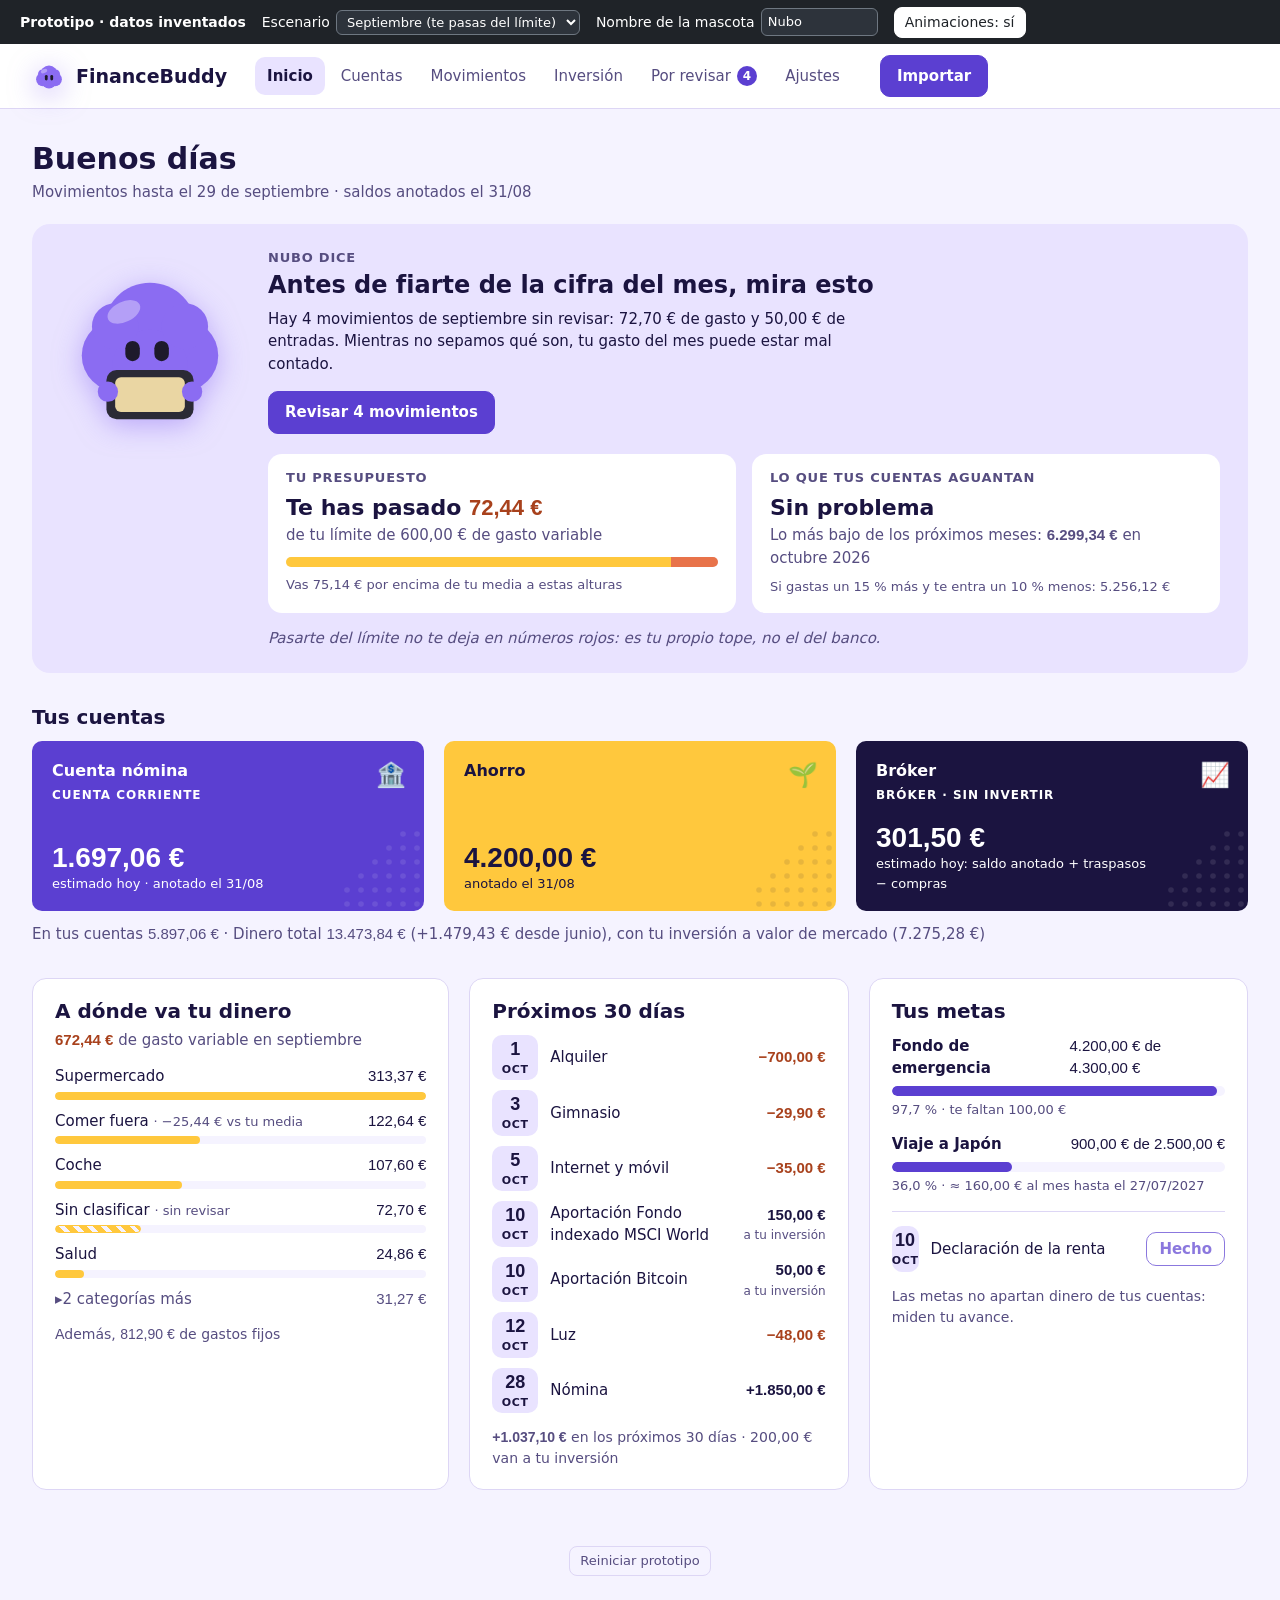
<file: prototipos/companero/index.html>
<!doctype html>
<html lang="es" data-identidad="violeta">
<head>
<meta charset="utf-8">
<title>FinanceBuddy · Inicio</title>
<link rel="stylesheet" href="estilos.css">
</head>
<body>
<div class="barra-proto" id="barra-proto"></div>
<header class="cabecera" id="cabecera"></header>
<main id="vista" class="contenedor"></main>
<footer class="pie"><button type="button" id="reiniciar">Reiniciar prototipo</button></footer>
<script src="datos.js"></script>
<script src="app.js"></script>
</body>
</html>
</file>
<file: prototipos/companero/estilos.css>
/* Prototipo «FinanceBuddy compañero». Solo escritorio, solo tema claro, sin recursos externos. */

:root {
  /* Colores con significado, comunes a las tres identidades (contraste medido con contraste.py). */
  --gasto: #A8411C;          /* coral oscuro: gasto y exceso (≥ 4,9:1 sobre fondos y bloque principal) */
  --gasto-barra: #E8734A;    /* coral de relleno, decorativo */
  --gasto-suave: #FBE3D9;
  --gana: #137A4A;
  --pierde: #CA3329;
  --alerta: #C2185B;         /* rosa: algo va mal */
  --radio: 14px;
  --fuente-texto: "Segoe UI Variable Text", "Segoe UI", system-ui, sans-serif;
  --fuente-mono: "Cascadia Mono", Consolas, monospace;
}

html[data-identidad="violeta"] {
  --fondo: #F5F3FF; --superficie: #FFFFFF; --tinta: #1B1440; --tinta-2: #564D80;
  --marca: #5B3FD1; --marca-suave: #E9E3FF; --acento: #FFC83D; --borde: #DDD6F5;
  --fuente-titulos: Bahnschrift, "Segoe UI", system-ui, sans-serif;
  --fuente-cifras: Bahnschrift, "Segoe UI", sans-serif;
  --radio-tarjeta: 10px; --mascota-brillo: rgba(139,108,242,.5);
}

* { box-sizing: border-box; }
body {
  margin: 0; background: var(--fondo); color: var(--tinta);
  font: 15px/1.5 var(--fuente-texto);
}
h1, h2, h3 { font-family: var(--fuente-titulos); margin: 0; line-height: 1.2; }
h1 { font-size: 30px; }
h2 { font-size: 20px; margin-bottom: 12px; }
h3 { font-size: 17px; }
p { margin: 0; }
a { color: var(--marca); }
button { font: inherit; color: inherit; cursor: pointer; }
:focus-visible { outline: 3px solid var(--marca); outline-offset: 2px; }
[tabindex="-1"]:focus { outline: none; }  /* títulos que reciben el foco al navegar */
.cifra { font-family: var(--fuente-cifras); font-variant-numeric: tabular-nums; }
.gasto { color: var(--gasto); }
.suave { color: var(--tinta-2); }
.peq { font-size: 13px; }
.oculto { position: absolute; width: 1px; height: 1px; overflow: hidden; clip: rect(0 0 0 0); white-space: nowrap; }

/* ── Barra del prototipo (fuera del diseño) ── */
.barra-proto {
  background: #1F2328; color: #FFFFFF; height: 44px;
  display: flex; align-items: center; gap: 16px; padding: 0 20px; font-size: 14px;
}
.barra-proto :focus-visible { outline-color: #FFFFFF; }
.barra-proto button {
  background: transparent; border: 1px solid #6E7781; color: #FFFFFF;
  border-radius: 8px; padding: 4px 10px;
}
.barra-proto [aria-pressed="true"] { background: #FFFFFF; color: #1F2328; border-color: #FFFFFF; }
.barra-proto .hueco { flex: 1; }
.campo-barra { display: flex; align-items: center; gap: 6px; }
.campo-barra select, .campo-barra input { font: inherit; font-size: 13px; background: #2D333B; color: #FFFFFF; border: 1px solid #6E7781; border-radius: 6px; padding: 3px 6px; }
.campo-barra input { width: 9em; }

/* ── Cabecera de la app ── */
.contenedor { max-width: 1280px; margin: 0 auto; padding: 0 32px; }
.cabecera { background: var(--superficie); border-bottom: 1px solid var(--borde); }
.cabecera .contenedor { display: flex; align-items: center; gap: 28px; height: 64px; }
.logo { display: flex; align-items: center; gap: 10px; font: 700 19px var(--fuente-titulos); color: var(--tinta); text-decoration: none; }
.logo .mascota { width: 34px; height: 34px; }
.menu { display: flex; gap: 4px; list-style: none; margin: 0; padding: 0; flex: 1; }
.menu a {
  display: inline-flex; align-items: center; gap: 6px; padding: 8px 12px; border-radius: 10px;
  color: var(--tinta-2); text-decoration: none; font-weight: 500;
}
.menu a[aria-current="page"] { background: var(--marca-suave); color: var(--tinta); font-weight: 600; }
.menu a[aria-disabled="true"] { cursor: default; }
.insignia {
  background: var(--marca); color: #FFFFFF; border-radius: 999px; font-size: 12px; font-weight: 700;
  min-width: 20px; padding: 0 6px; text-align: center; line-height: 20px;
}
.boton {
  display: inline-flex; align-items: center; gap: 8px; border-radius: 10px; padding: 9px 16px;
  border: 1px solid var(--marca); background: var(--superficie); color: var(--marca); font-weight: 600; text-decoration: none;
}
.boton.primario { background: var(--marca); color: #FFFFFF; }

main.contenedor { padding-top: 32px; padding-bottom: 48px; }
.saludo { margin-bottom: 20px; }
.saludo p { color: var(--tinta-2); margin-top: 4px; }

/* ── Bloque principal adaptativo ── */
.principal {
  background: var(--marca-suave); border-radius: 18px; padding: 24px 28px;
  display: grid; grid-template-columns: 180px 1fr; gap: 28px; align-items: start; margin-bottom: 32px;
}
.principal .mascota-boton { background: none; border: 0; padding: 0; border-radius: 50%; width: 180px; height: 180px; }
.principal .mascota { width: 180px; height: 180px; }
.voz-quien { font-weight: 700; font-size: 13px; color: var(--tinta-2); text-transform: uppercase; letter-spacing: .06em; }
.principal h2 { font-size: 24px; margin: 4px 0 8px; }
.principal .texto { max-width: 62ch; margin-bottom: 16px; }
.medidores { display: grid; grid-template-columns: 1fr 1fr; gap: 16px; margin: 20px 0 14px; }
.medidor { background: var(--superficie); border-radius: var(--radio); padding: 16px 18px; }
.medidor h3 { font-family: var(--fuente-texto); font-size: 13px; text-transform: uppercase; letter-spacing: .06em; color: var(--tinta-2); margin-bottom: 6px; }
.medidor .grande { font-size: 22px; font-weight: 600; }
.medidor .grande strong { font-family: var(--fuente-cifras); }
.medidor .nota { margin-top: 8px; font-size: 13px; color: var(--tinta-2); }
.progreso { height: 10px; border-radius: 99px; background: var(--fondo); overflow: hidden; display: flex; margin-top: 10px; }
.progreso .lleno { background: var(--acento); }
.progreso .exceso { background: var(--gasto-barra); }
.cierre { color: var(--tinta-2); font-style: italic; }

/* ── Mascota (SVG generado en app.js) ── */
.mascota { display: block; }
.mascota svg { width: 100%; height: 100%; overflow: visible; filter: drop-shadow(0 6px 14px var(--mascota-brillo)); }

/* ── Tarjetas de cuenta ── */
.tarjetas { display: grid; grid-template-columns: repeat(3, 1fr); gap: 20px; }
.tarjeta {
  position: relative; overflow: hidden; height: 170px; border-radius: var(--radio-tarjeta); padding: 18px 20px;
  display: flex; flex-direction: column; justify-content: space-between; text-decoration: none;
  background: var(--fondo-t); color: var(--texto-t);
}
.tarjeta.oscura:focus-visible { outline-color: var(--acento); }
.tarjeta .nombre { font-size: 16px; font-weight: 600; }
.tarjeta .tipo { font-size: 12px; font-weight: 600; letter-spacing: .08em; text-transform: uppercase; }
.tarjeta .icono { position: absolute; top: 16px; right: 18px; font-size: 24px; }
.tarjeta .saldo { font: 600 28px var(--fuente-cifras); font-variant-numeric: tabular-nums; }
.tarjeta .fecha { font-size: 13px; }
.tarjeta .deco { position: absolute; right: 0; bottom: 0; pointer-events: none; }
.tarjeta .deco.puntos { opacity: .10; width: 84px; height: 84px; }
.tarjeta .fecha { display: block; max-width: 78%; }
.resumen-cuentas { margin-top: 12px; color: var(--tinta-2); }

/* ── Paneles ── */
.paneles { display: grid; grid-template-columns: 1.1fr 1fr 1fr; gap: 20px; margin-top: 32px; }
.panel { background: var(--superficie); border-radius: var(--radio); padding: 20px 22px; border: 1px solid var(--borde); }
.panel .entradilla { color: var(--tinta-2); margin: -6px 0 14px; }
.cats { list-style: none; padding: 0; margin: 0; display: grid; gap: 10px; }
.cat .fila { display: flex; justify-content: space-between; gap: 8px; }
.cat .barra { height: 8px; border-radius: 99px; background: var(--fondo); margin-top: 4px; overflow: hidden; }
.cat .barra span { display: block; height: 100%; background: var(--acento); border-radius: 99px; }
.cat.sin .barra span { background: repeating-linear-gradient(45deg, var(--acento) 0 6px, transparent 6px 10px); border: 1px solid var(--acento); }
.pie-panel { margin-top: 14px; color: var(--tinta-2); font-size: 14px; }

.cargos { list-style: none; padding: 0; margin: 0; display: grid; gap: 10px; }
.cargo { display: grid; grid-template-columns: 46px 1fr auto; gap: 12px; align-items: center; }
.dia { background: var(--marca-suave); border-radius: 10px; text-align: center; padding: 4px 0; line-height: 1.1; }
.dia b { display: block; font: 700 18px var(--fuente-cifras); }
.dia small { font-size: 11px; font-weight: 600; letter-spacing: .06em; }
.cargo .importe { text-align: right; font-weight: 600; }
.cargo .importe small { display: block; font-weight: 400; font-size: 12px; color: var(--tinta-2); }

.metas { list-style: none; padding: 0; margin: 0; display: grid; gap: 14px; }
.meta .barra { height: 10px; border-radius: 99px; background: var(--fondo); margin: 6px 0 4px; overflow: hidden; }
.meta .barra span { display: block; height: 100%; background: var(--marca); border-radius: 99px; }
.recordatorio { display: flex; align-items: center; gap: 12px; margin-top: 16px; padding-top: 14px; border-top: 1px solid var(--borde); }
.recordatorio .boton { padding: 5px 12px; margin-left: auto; }

.pie { text-align: center; padding: 8px 0 32px; }
.pie button { background: none; border: 1px solid var(--borde); border-radius: 8px; padding: 4px 10px; color: var(--tinta-2); font-size: 13px; }

/* ── Fase 2: enlaces con aspecto de botón de texto ── */
.enlace { background: none; border: 0; padding: 0; color: var(--marca); text-decoration: underline; font-weight: 600; }
.acciones { display: flex; gap: 12px; align-items: center; flex-wrap: wrap; }

/* ── Tus cuentas ── */
.tarjetas.grandes .tarjeta { height: 190px; }
.tarjeta[aria-current="true"] { box-shadow: 0 0 0 4px var(--fondo), 0 0 0 7px var(--marca); }
.detalle { display: grid; grid-template-columns: 1.6fr 1fr; gap: 20px; margin-top: 24px; }
.procedencia { background: var(--marca-suave); border-radius: 10px; padding: 10px 14px; margin-bottom: 14px; }
table.movs { width: 100%; border-collapse: collapse; }
.movs th { text-align: left; font-size: 12px; text-transform: uppercase; letter-spacing: .06em; color: var(--tinta-2); padding: 6px 8px; border-bottom: 1px solid var(--borde); }
.movs td { padding: 9px 8px; border-bottom: 1px solid var(--borde); }
.movs .num { text-align: right; font-weight: 600; white-space: nowrap; }
.etiqueta-revisar { font-size: 12px; font-weight: 600; color: var(--tinta-2); background: var(--marca-suave); border-radius: 99px; padding: 2px 8px; }
.form { display: grid; gap: 16px; }
.form label.campo { display: grid; gap: 4px; font-weight: 600; }
.form input[type="text"] { font: inherit; padding: 8px 10px; border: 1px solid var(--tinta-2); border-radius: 8px; color: var(--tinta); background: var(--superficie); }
fieldset { border: 0; margin: 0; padding: 0; }
legend { font-weight: 600; margin-bottom: 6px; }
.opciones { display: flex; flex-wrap: wrap; gap: 8px; }
.opcion { position: relative; }
.opcion input { position: absolute; opacity: 0; inset: 0; margin: 0; cursor: pointer; }
.opcion span { display: grid; place-items: center; width: 42px; height: 42px; border-radius: 10px; border: 2px solid var(--borde); font-size: 20px; background: var(--superficie); }
.opcion input:checked + span { border-color: var(--marca); box-shadow: 0 0 0 2px var(--marca); }
.opcion input:focus-visible + span { outline: 3px solid var(--marca); outline-offset: 2px; }
.opcion.color span { font-size: 15px; font-weight: 700; }

/* ── Revisión ── */
.pasos { display: flex; gap: 8px; list-style: none; padding: 0; margin: 16px 0 24px; }
.pasos li { flex: 1; padding: 10px 14px; border-radius: 10px; background: var(--superficie); border: 1px solid var(--borde); color: var(--tinta-2); font-weight: 600; }
.pasos li[aria-current="step"] { background: var(--marca); border-color: var(--marca); color: #FFFFFF; }
.pasos li.hecho { color: var(--tinta); }
.retomar { display: flex; align-items: center; gap: 16px; background: var(--marca-suave); border-radius: var(--radio); padding: 14px 18px; margin-bottom: 16px; }
.retomar p { flex: 1; font-weight: 600; }
.paso { display: grid; grid-template-columns: 140px 1fr; gap: 24px; align-items: start; }
.paso .mascota { width: 140px; height: 140px; }
.globo { background: var(--marca-suave); border-radius: var(--radio); padding: 12px 16px; margin-bottom: 16px; max-width: 70ch; }
.cifras { display: grid; grid-template-columns: repeat(5, 1fr); gap: 12px; }
.cifras div { background: var(--superficie); border: 1px solid var(--borde); border-radius: var(--radio); padding: 14px; }
.cifras b { display: block; font: 600 22px var(--fuente-cifras); }
.dudas { display: grid; grid-template-columns: 1fr 1fr; gap: 14px; }
.duda { background: var(--superficie); border: 1px solid var(--borde); border-radius: var(--radio); padding: 14px 16px; }
.duda.resuelta { border-color: var(--marca); }
.duda .cab { display: flex; justify-content: space-between; gap: 8px; margin-bottom: 10px; }
.duda .original { font-family: var(--fuente-mono); font-size: 14px; }
.duda .elegida { display: flex; align-items: center; gap: 12px; font-weight: 600; }
.botones-cat { display: flex; flex-wrap: wrap; gap: 6px; }
.botones-cat button { border: 1px solid var(--marca); background: var(--superficie); color: var(--marca); border-radius: 99px; padding: 4px 12px; font-weight: 600; }
.botones-cat button.descartar { border-color: var(--tinta-2); color: var(--tinta-2); }
.quedan { font-weight: 700; margin: 0 0 12px; }
.saldos { display: grid; grid-template-columns: repeat(3, 1fr); gap: 14px; }
.saldo-cta { background: var(--superficie); border: 1px solid var(--borde); border-radius: var(--radio); padding: 14px 16px; display: grid; gap: 8px; }
.saldo-cta label { font-weight: 600; font-size: 14px; }
.saldo-cta .fila { display: flex; gap: 8px; }
.saldo-cta input { flex: 1; min-width: 0; font: inherit; padding: 7px 10px; border: 1px solid var(--tinta-2); border-radius: 8px; }
.saldo-cta .boton { padding: 7px 12px; }
.resultado { font-weight: 700; min-height: 1.5em; }
.resultado.cuadra { color: var(--tinta); }
.resultado.no { color: var(--alerta); }
.navegar { display: flex; gap: 12px; margin-top: 28px; padding-top: 18px; border-top: 1px solid var(--borde); }
.navegar .hueco { flex: 1; }
.final { display: grid; grid-template-columns: 200px 1fr; gap: 28px; align-items: center; background: var(--marca-suave); border-radius: 18px; padding: 28px; }
.final .mascota { width: 200px; height: 200px; }
.final p.grande { font: 600 22px var(--fuente-titulos); margin-bottom: 10px; }
.resumen-final { margin: 0 0 18px; padding-left: 20px; color: var(--tinta-2); }
html.anim .final .mascota { animation: rebote 400ms ease-out 2; }

/* ── Animaciones: solo con html.anim (app.js comprueba la preferencia y prefers-reduced-motion) ── */
@keyframes entrar { from { opacity: 0; transform: translateY(8px); } to { opacity: 1; transform: none; } }
@keyframes rebote { 0% { transform: translateY(0) scale(1); } 40% { transform: translateY(-14px) scale(1.05, .95); } 70% { transform: translateY(0) scale(.96, 1.04); } 100% { transform: none; } }
html.anim .principal .mascota.entra { animation: entrar 300ms ease-out both; }
html.anim .principal .mascota.rebota { animation: rebote 400ms ease-out; }

/* ── Pulido: alertas, desplegables, sugerencias y cierre ── */
.alerta { color: var(--alerta); }
.medidor.mal { box-shadow: inset 4px 0 0 var(--alerta); }
details > summary { cursor: pointer; }
.mas-cats { margin-top: 10px; }
.mas-cats > summary { display: flex; justify-content: space-between; color: var(--tinta-2); list-style: none; }
.mas-cats > summary::before { content: "▸ "; }
.mas-cats[open] > summary::before { content: "▾ "; }
.mas-cats > summary > span:first-child { flex: 1; }
.mas-cats .cats { margin-top: 10px; }
.lista-importada { margin-top: 16px; background: var(--superficie); border: 1px solid var(--borde); border-radius: var(--radio); padding: 12px 16px; }
.lista-importada > summary { font-weight: 600; color: var(--marca); }
.lista-importada .movs { margin-top: 10px; }
td.original { font-family: var(--fuente-mono); font-size: 14px; }
.motivo { font-size: 14px; color: var(--tinta-2); margin-bottom: 8px; }
.botones-cat button.sugerido { background: var(--marca); color: #FFFFFF; }
.botones-cat select { font: inherit; font-size: 14px; border: 1px solid var(--tinta-2); border-radius: 99px; padding: 4px 10px; color: var(--tinta); background: var(--superficie); }
.pista { display: block; }
.cifras.cuatro { grid-template-columns: repeat(4, 1fr); }
.cierre-dos { display: grid; grid-template-columns: 1fr 1fr; gap: 16px; margin-top: 16px; }
.lista-simple { list-style: none; padding: 0; margin: 0; display: grid; gap: 8px; }
fieldset.limite { display: grid; gap: 8px; }
fieldset.limite label { display: flex; gap: 8px; align-items: center; }
.faltan { margin-top: 16px; border-left: 4px solid var(--alerta); background: var(--superficie); border-radius: 8px; padding: 12px 16px; }
.faltan ul { margin: 6px 0 0; padding-left: 20px; }
.grande-titulo { font-size: 24px; margin-bottom: 6px; }
.boton[aria-disabled="true"] { opacity: .7; cursor: not-allowed; }
</file>
